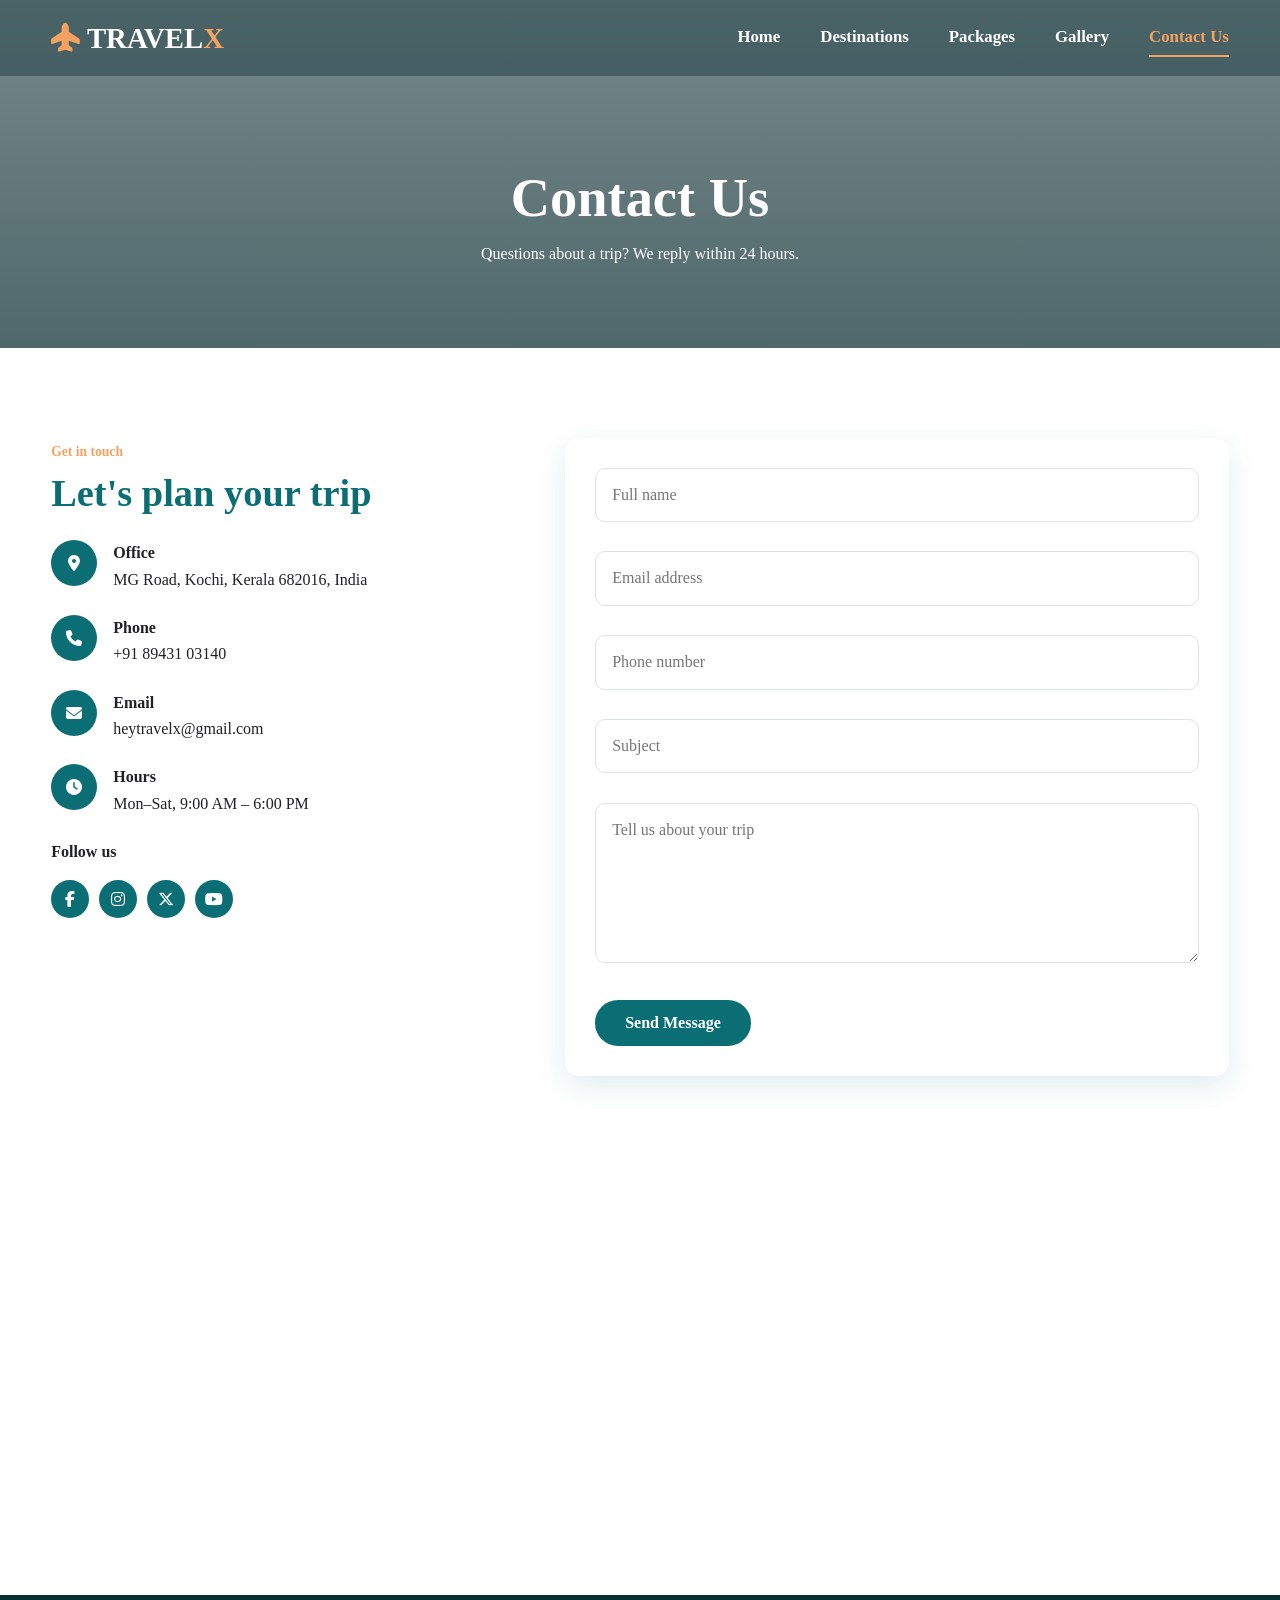
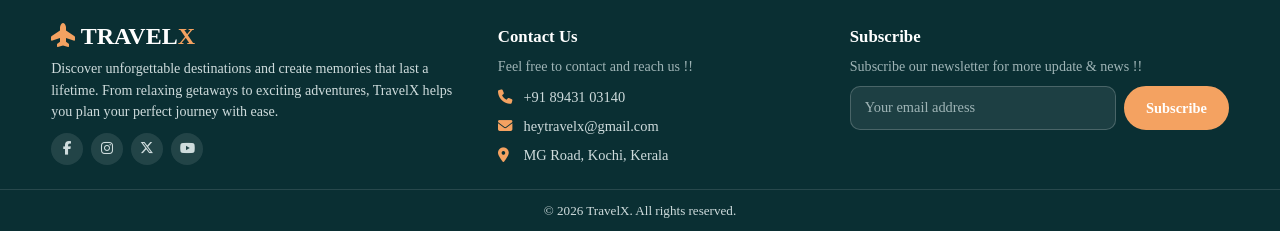
<file: contact.html>
<!DOCTYPE html>
<html lang="en">
<head>
<meta charset="UTF-8">
<meta name="viewport" content="width=device-width, initial-scale=1">
<title>Contact Us | TravelX</title>
<meta name="description" content="TravelX – handcrafted travel packages and destinations worldwide.">
<link rel="preconnect" href="https://fonts.googleapis.com">
<link href="https://fonts.googleapis.com/css2?family=Playfair+Display:wght@600;700&family=Poppins:wght@400;500;600&display=swap" rel="stylesheet">
<link rel="stylesheet" href="https://cdnjs.cloudflare.com/ajax/libs/font-awesome/6.5.1/css/all.min.css">
<link rel="stylesheet" href="assets/css/style.css">
</head>
<body>
<div id="site-header"></div>
<main>
<section class="banner" style="--img:url('https://images.unsplash.com/photo-1488646953014-85cb44e25828?auto=format&fit=crop&w=1600&q=70')"><div class="container"><h1>Contact Us</h1><p>Questions about a trip? We reply within 24 hours.</p></div></section>
<section class="section"><div class="container"><div class="cgrid">
 <div><div class="title" style="text-align:left;margin-bottom:24px"><span>Get in touch</span><h2>Let's plan your trip</h2></div>
 <ul class="info">
  <li><i class="ic fa-solid fa-location-dot"></i><div><b>Office</b><br>MG Road, Kochi, Kerala 682016, India</div></li>
  <li><i class="ic fa-solid fa-phone"></i><div><b>Phone</b><br><a href="tel:+918943103140">+91 89431 03140</a></div></li>
  <li><i class="ic fa-solid fa-envelope"></i><div><b>Email</b><br><a href="mailto:heytravelx@gmail.com">heytravelx@gmail.com</a></div></li>
  <li><i class="ic fa-solid fa-clock"></i><div><b>Hours</b><br>Mon–Sat, 9:00 AM – 6:00 PM</div></li></ul>
 <b>Follow us</b><div class="social" style="--x:0"><a href="https://facebook.com" target="_blank" rel="noopener" aria-label="facebook-f"><i class="fa-brands fa-facebook-f"></i></a><a href="https://www.instagram.com/shuh4ibb_" target="_blank" rel="noopener" aria-label="instagram"><i class="fa-brands fa-instagram"></i></a><a href="https://x.com" target="_blank" rel="noopener" aria-label="x-twitter"><i class="fa-brands fa-x-twitter"></i></a><a href="https://youtube.com" target="_blank" rel="noopener" aria-label="youtube"><i class="fa-brands fa-youtube"></i></a></div></div>
 <form id="contact-form" class="card" style="padding:30px" novalidate>
  <div class="fld"><input name="name" placeholder="Full name" aria-label="Full name"><span class="err"></span></div>
  <div class="fld"><input type="email" name="email" placeholder="Email address" aria-label="Email"><span class="err"></span></div>
  <div class="fld"><input type="tel" name="phone" placeholder="Phone number" aria-label="Phone"><span class="err"></span></div>
  <div class="fld"><input name="subject" placeholder="Subject" aria-label="Subject"><span class="err"></span></div>
  <div class="fld"><textarea name="message" rows="5" placeholder="Tell us about your trip" aria-label="Message"></textarea><span class="err"></span></div>
  <button class="btn pri" type="submit">Send Message</button><p class="ok" role="status"></p></form></div>
 <iframe class="map" title="TravelX office location" loading="lazy" src="https://www.google.com/maps?q=MG+Road,+Kochi,+Kerala&amp;output=embed"></iframe></div></section>
</main>
<div id="site-footer"></div>
<script src="assets/js/script.js"></script>
</body>
</html>
</file>
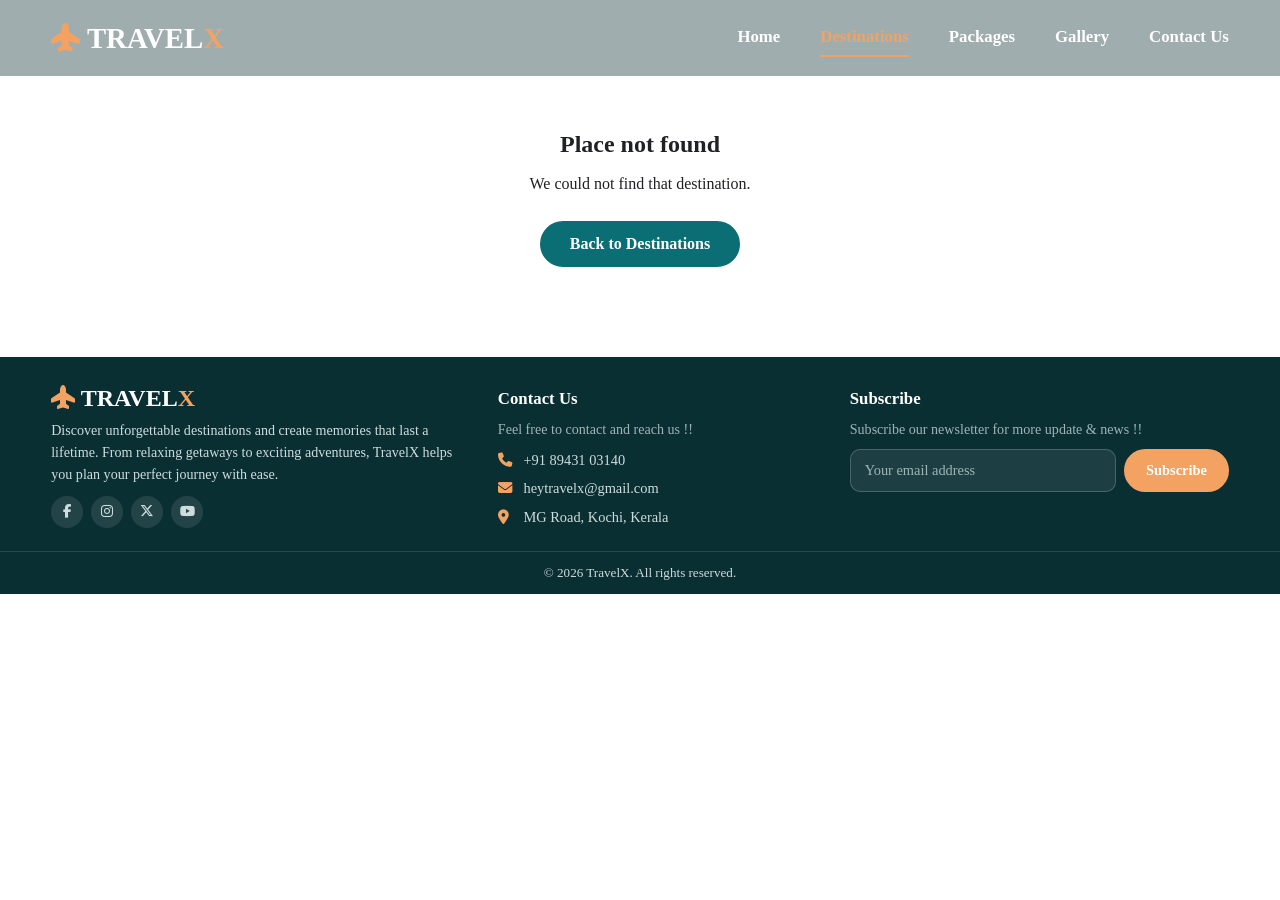
<file: location.html>
<!DOCTYPE html>
<html lang="en">
<head>
<meta charset="UTF-8">
<meta name="viewport" content="width=device-width, initial-scale=1">
<title>Destination | TravelX</title>
<meta name="description" content="TravelX – handcrafted travel packages and destinations worldwide.">
<link rel="icon" href="data:image/svg+xml,<svg xmlns=%22http://www.w3.org/2000/svg%22 viewBox=%220 0 100 100%22><text y=%22.9em%22 font-size=%2290%22>✈️</text></svg>">
<link rel="preconnect" href="https://fonts.googleapis.com">
<link rel="preconnect" href="https://fonts.gstatic.com" crossorigin>
<link href="https://fonts.googleapis.com/css2?family=Montserrat:wght@600;700;800&family=Poppins:wght@400;500;600&display=swap" rel="stylesheet">
<link rel="stylesheet" href="https://cdnjs.cloudflare.com/ajax/libs/font-awesome/6.5.1/css/all.min.css">
<link rel="stylesheet" href="assets/css/style.css">
</head>
<body>
<div id="site-header"></div>
<main id="loc-detail"></main>
<div id="site-footer"></div>
<script src="assets/js/script.js"></script>
</body>
</html>
</file>
<file: assets/css/style.css>
/* TravelX shared stylesheet (all pages) */
/* Font: Times New Roman everywhere (a system font, so nothing to download) */
:root{--p:#0B6E75;--pd:#0A4F54;--s:#F4A261;--bg:#fff;--t:#202124;--l:#F5F8FA;--r:14px;--sh:0 10px 30px rgba(11,110,117,.12)}
*{box-sizing:border-box;margin:0;padding:0}
html{scroll-behavior:smooth}
body{font-family:'Times New Roman',Times,serif;color:var(--t);background:var(--bg);line-height:1.65}
h1,h2,h3{font-family:'Times New Roman',Times,serif;font-weight:700;line-height:1.2}
img{max-width:100%;display:block}a{text-decoration:none;color:inherit}ul{list-style:none}
:focus-visible{outline:3px solid var(--s);outline-offset:2px}
.container{width:min(1180px,92%);margin:auto}
.section{padding:90px 0}.alt{background:var(--l)}.hide{display:none!important}
.title{text-align:center;max-width:620px;margin:0 auto 48px}
.title span{color:var(--s);font-weight:600;font-size:.85rem}
.title h2{font-size:2.4rem;color:var(--p);margin:6px 0 10px}
.center{text-align:center;margin-top:40px}

/* Buttons */
.btn{display:inline-block;padding:12px 28px;border-radius:50px;border:2px solid var(--s);background:var(--s);color:#fff;font:600 1rem 'Times New Roman',Times,serif;cursor:pointer;transition:.3s}
.btn:hover{transform:translateY(-3px);box-shadow:0 8px 20px rgba(244,162,97,.4)}
.btn.ghost{background:transparent;border-color:#fff}.btn.ghost:hover{background:#fff;color:var(--p)}
.btn.lg{padding:16px 40px;text-transform:uppercase}
.btn.pri{background:var(--p);border-color:var(--p)}.btn.pri:hover{box-shadow:0 8px 20px rgba(11,110,117,.35)}

/* Header: one formal row (logo left, menu right), sticky, solid dark teal.
   On pages that open with a big photo the navbar is only a light shade at the top and turns solid on scroll
   (see "Navbar" at the end of this file). */
#site-header{position:sticky;top:0;z-index:50}
.header{background:var(--pd);color:#fff;transition:background-color .35s ease,box-shadow .35s ease}
.header.solid{box-shadow:0 4px 18px rgba(0,0,0,.25)}
.nav{display:flex;justify-content:space-between;align-items:center;height:76px}
.logo{font:800 1.8rem 'Times New Roman',Times,serif;text-transform:uppercase;color:#fff}
.logo i,.logo span{color:var(--s)}
#menu{display:flex;gap:40px}
#menu a{color:#fff;font-weight:600;font-size:1.05rem;padding:4px 0;border-bottom:2px solid transparent;transition:.3s}
#menu a:hover,#menu a.active{color:var(--s);border-color:var(--s)}
.burger{display:none;position:relative;z-index:2;background:none;border:0;color:#fff;font-size:1.6rem;cursor:pointer}

/* Hero & banner */
.hero,.banner{color:#fff;text-align:center;background:linear-gradient(rgba(5,40,45,.55),rgba(5,40,45,.7)),var(--img) center/cover}
.hero{min-height:calc(100vh - 76px);min-height:calc(100svh - 76px);display:flex;align-items:center;padding:70px 0;position:relative;overflow:hidden;background:var(--img) center/cover} /* --img = fallback photo */
.hero-video{position:absolute;inset:0;z-index:0;width:100%;height:100%;object-fit:cover;pointer-events:none;transform:translateZ(0);opacity:0;transition:opacity 1.5s ease}
.hero-video.ready{opacity:1}
.hero::before{content:"";position:absolute;inset:0;z-index:1;pointer-events:none;background:linear-gradient(rgba(5,40,45,.5),rgba(5,40,45,.7))} /* dark overlay */
.hero .container{position:relative;z-index:2}
/* Smooth fade + slide-up: heading lines on load (and again on hover), then text and buttons.
   Buttons use "backwards" (not "both") so the end state doesn't block their hover lift. */
@keyframes rise{from{opacity:0;transform:translateY(32px)}to{opacity:1;transform:none}}
.hero-title{display:inline-block;cursor:default}
.hero-title .line{display:block;animation:rise .9s cubic-bezier(.22,1,.36,1) both}
.hero-title .line:nth-child(2){animation-delay:.15s}
.hero p,.hero .btn{animation:rise .9s cubic-bezier(.22,1,.36,1) .5s backwards}
.hero h1{font-size:clamp(2.4rem,6.5vw,5.2rem);font-weight:800;text-transform:uppercase}
.hero p{max-width:700px;margin:18px auto 32px;font-size:1.1rem}
.hero .btn+.btn{margin-left:12px}
.banner{padding:90px 0 80px}.banner h1{font-size:clamp(2.2rem,5vw,3.4rem)}.banner p{max-width:560px;margin:10px auto 0}

/* Forms */
input,select,textarea{width:100%;padding:13px 16px;border:1.5px solid #dde3e8;border-radius:10px;font:inherit;background:#fff}
input:focus,select:focus,textarea:focus{outline:0;border-color:var(--p)}
.toolbar{max-width:480px;margin:0 auto 24px} /* old destination search box: delete if no page uses it */

/* Enquiry + services: sized with vh so the whole block fits one screen under the header */
.enquiry{min-height:calc(100vh - 76px);min-height:calc(100svh - 76px);display:flex;align-items:center;padding:3vh 0;background:var(--l);scroll-margin-top:76px}
.enq-form{display:grid;grid-template-columns:repeat(4,1fr) auto;gap:12px;align-items:end;background:#fff;padding:16px 20px;border-radius:var(--r);box-shadow:var(--sh);margin-bottom:clamp(16px,4vh,34px)}
.enq-form>div{min-width:0}
.enq-form label{display:block;margin-bottom:4px;font-size:.8rem;font-weight:600;color:var(--p)}
.enq-form input{padding:10px 14px;font-size:.92rem}.enq-form .btn{padding:10px 26px}
.req{color:#c62828}
.enq-msg{grid-column:1/-1;min-height:1.1em;color:#c62828;font-size:.82rem}
.enquiry .title{max-width:820px;margin-bottom:clamp(14px,3.5vh,28px)}
.enquiry .title span{font-size:clamp(.9rem,2vh,1.1rem);font-weight:700}
.enquiry .title h2{font-size:clamp(1.7rem,5vh,2.7rem);font-weight:800;margin:4px 0 0}
/* Four service cards in ONE row on desktop (selectors prefixed so they beat the .card rules below) */
.enquiry .services{grid-template-columns:repeat(4,1fr);gap:20px}
.enquiry .services .img{height:clamp(110px,22vh,230px)}
.enquiry .services .body{padding:18px 14px;text-align:center}
.enquiry .services h3{font-size:1.2rem}.enquiry .services p{font-size:.95rem}.enquiry .services h3 i{color:var(--s);margin-right:6px}

/* Inquiry confirmation popup */
.modal{position:fixed;inset:0;z-index:120;display:none;align-items:center;justify-content:center;padding:20px;background:rgba(5,40,45,.72)}
.modal.open{display:flex}
.modal-box{width:100%;max-width:480px;max-height:92vh;overflow:auto;background:#fff;border-radius:18px;padding:36px 30px;text-align:center;box-shadow:0 25px 60px rgba(0,0,0,.35);animation:pop .4s cubic-bezier(.22,1,.36,1)}
@keyframes pop{from{opacity:0;transform:translateY(24px) scale(.96)}to{opacity:1;transform:none}}
.modal-ic{width:68px;height:68px;margin:0 auto 16px;border-radius:50%;background:var(--p);color:#fff;display:grid;place-items:center;font-size:1.8rem}
.modal-box h2{font-size:1.45rem;color:var(--p);margin-bottom:10px}.modal-box>p{color:#4b5563;margin-bottom:20px}
.modal-sum{margin-bottom:24px;padding:4px 18px;background:var(--l);border-radius:12px;text-align:left}
.modal-sum li{display:flex;justify-content:space-between;gap:14px;padding:10px 0;border-bottom:1px solid #e3eaee}
.modal-sum li:last-child{border:0}.modal-sum span{color:#5f6b76}.modal-sum b{text-align:right;word-break:break-word}

/* Cards */
.grid{display:grid;grid-template-columns:repeat(auto-fill,minmax(300px,1fr));gap:28px}
.reveal{opacity:0;transform:translateY(30px);transition:opacity .8s,transform .8s}
.reveal.in{opacity:1;transform:none;transition:opacity .8s,transform .3s}
.card{background:#fff;border-radius:var(--r);overflow:hidden;box-shadow:var(--sh)}
.card.reveal.in:hover{transform:translateY(-8px)}
.card .img{position:relative;overflow:hidden;height:230px;background:linear-gradient(135deg,var(--p),var(--s))}
.card img{width:100%;height:100%;object-fit:cover;transition:transform .6s}.card:hover img{transform:scale(1.1)}
.badge{position:absolute;top:14px;left:14px;background:var(--s);color:#fff;padding:3px 14px;border-radius:50px;font-size:.78rem;font-weight:600;text-transform:capitalize}
.card .body{padding:22px}.card h3{font-size:1.35rem;color:var(--p)}
.loc{color:#5f6b76;font-size:.88rem;margin:4px 0 10px}.loc i{color:var(--s)}
.meta{display:flex;justify-content:space-between;align-items:center;margin-top:16px;padding-top:14px;border-top:1px solid #eee}
.price{font-size:1.3rem;font-weight:700;color:var(--p)}.price small{font-size:.75rem;color:#5f6b76;font-weight:400}
.feats{display:flex;flex-wrap:wrap;gap:8px;margin-top:12px} /* old package chips: delete the two .feats lines if no page uses them */
.feats li{background:var(--l);padding:2px 12px;border-radius:50px;font-size:.78rem}.feats i{color:var(--p);margin-right:4px}
.empty{grid-column:1/-1;text-align:center;color:#5f6b76}

/* Popular destinations (home): bigger matching headings, smaller subtext, 4x2 image cards */
#popular .title{max-width:760px}
#popular .title span,#popular .title h2{display:block;font:800 clamp(2rem,4.5vw,3rem)/1.15 'Times New Roman',Times,serif}
#popular .title span{color:var(--s)}
#popular .title h2{color:var(--p);margin:0 0 12px}
#popular .title p{font-size:.95rem;color:#5f6b76}
.loc-grid{display:grid;grid-template-columns:repeat(4,1fr);gap:22px}
.lc{position:relative;display:block;aspect-ratio:3/4;border-radius:var(--r);overflow:hidden;background:linear-gradient(135deg,var(--p),var(--s));box-shadow:var(--sh)}
.lc img{width:100%;height:100%;object-fit:cover;transition:transform .6s}
.lc:hover img{transform:scale(1.1)}
.lc.reveal.in:hover{transform:translateY(-8px)}
.lc span{position:absolute;left:0;right:0;bottom:0;padding:46px 16px 16px;color:#fff;background:linear-gradient(transparent,rgba(5,40,45,.88))}
.lc b{display:block;font:700 1.15rem 'Times New Roman',Times,serif}
.lc small{display:block;font:500 .85rem 'Times New Roman',Times,serif;color:var(--s)}

#more-wrap{scroll-margin-top:76px}
#more-wrap .lc{aspect-ratio:4/3}
@media(min-width:1001px){
 /* Popular destinations fits one screen: heading + 2 rows of 4 cards + button */
 #popular{min-height:calc(100vh - 76px);min-height:calc(100svh - 76px);display:flex;align-items:center;padding:3vh 0}
 #popular .title{margin-bottom:clamp(14px,3vh,30px)}
 #popular .title span,#popular .title h2{font-size:clamp(1.7rem,5vh,2.8rem)}
 #popular .title p{font-size:clamp(.8rem,1.9vh,.95rem)}
 #popular .lc{aspect-ratio:auto;height:clamp(130px,26vh,270px)}
 #popular .lc span{padding:clamp(24px,5vh,46px) 16px clamp(8px,1.8vh,16px)}
 #popular .center{margin-top:clamp(14px,3vh,30px)}
}

/* Packages: shared by the home page (#featured) and the Packages page (#pk-top).
   Row layout: photo | details | rating + price + Book Now */
.pk-sec .title{max-width:760px}
.pk-sec .title span,.pk-sec .title h1,.pk-sec .title h2{display:block;font:800 clamp(2rem,4.5vw,3rem)/1.15 'Times New Roman',Times,serif}
.pk-sec .title span{color:var(--s)}
.pk-sec .title h1,.pk-sec .title h2{color:var(--p);margin:0 0 12px}
.pk-sec .title p{font-size:.95rem;color:#5f6b76}
#pk-top,#pk-more,#featured,#home-pk-more{scroll-margin-top:76px}

.pk-grid{display:flex;flex-direction:column;gap:20px}
.pk{display:grid;grid-template-columns:300px 1fr 230px;background:#fff;border-radius:var(--r);overflow:hidden;box-shadow:var(--sh)}
.pk.reveal.in:hover{transform:translateY(-6px)}
.pk .img{position:relative;overflow:hidden;min-height:190px;background:linear-gradient(135deg,var(--p),var(--s))}
.pk .img img{position:absolute;inset:0;width:100%;height:100%;object-fit:cover;transition:transform .6s}
.pk:hover .img img{transform:scale(1.08)}
.pk .info{padding:22px 28px;display:flex;flex-direction:column;justify-content:center;min-width:0}
.pk h3{font-size:1.35rem;color:var(--p)}
.pk .desc{margin:8px 0 14px;font-size:.92rem;color:#4b5563;display:-webkit-box;-webkit-line-clamp:2;-webkit-box-orient:vertical;overflow:hidden}
.pm{display:flex;flex-wrap:wrap;gap:8px 20px;font-size:.88rem;color:#5f6b76}
.pm i{color:var(--s);margin-right:6px}
.pk .buy{padding:22px;border-left:1px solid #eee;display:flex;flex-direction:column;align-items:center;justify-content:center;text-align:center;gap:6px;background:var(--l)}
.rate{font-size:.82rem;color:#5f6b76}
.rate .stars{font-size:.8rem;margin-right:4px}
.pk .price{font-size:1.6rem;line-height:1.2;white-space:nowrap}
.pk .price small{font-size:.78rem}
.pk .btn{padding:9px 28px;font-size:.95rem;margin-top:6px}
#home-pk-more,#pk-more{padding-top:60px}

/* Desktop: heading + 3 rows + button fit one screen under the header */
@media(min-width:1001px){
 .pk-sec{min-height:calc(100vh - 76px);min-height:calc(100svh - 76px);display:flex;align-items:center;padding:3vh 0}
 .pk-sec .title{margin-bottom:clamp(14px,3vh,30px)}
 .pk-sec .title span,.pk-sec .title h1,.pk-sec .title h2{font-size:clamp(1.7rem,5vh,2.8rem)}
 .pk-sec .title h1,.pk-sec .title h2{margin-bottom:8px}
 .pk-sec .title p{font-size:clamp(.8rem,1.9vh,.95rem)}
 .pk-sec .pk-grid{gap:clamp(10px,2vh,20px)}
 .pk-sec .pk .img{min-height:clamp(100px,17vh,175px)}
 .pk-sec .pk .info{padding:clamp(10px,1.8vh,22px) 28px}
 .pk-sec .pk .desc{margin:4px 0 clamp(6px,1.4vh,14px)}
 .pk-sec .pk .buy{padding:clamp(10px,1.8vh,22px)}
 .pk-sec .pk .price{font-size:clamp(1.2rem,3vh,1.6rem)}
 .pk-sec .center{margin-top:clamp(14px,3vh,30px)}
}
/* Tablet: photo + details side by side, price bar underneath */
@media(max-width:1000px){
 .pk{grid-template-columns:240px 1fr}
 .pk .buy{grid-column:1/-1;flex-direction:row;justify-content:space-between;border-left:0;border-top:1px solid #eee;padding:14px 22px;flex-wrap:wrap}
 .pk .btn{margin-top:0}
}
/* Phone: stacked */
@media(max-width:600px){
 .pk{grid-template-columns:1fr}
 .pk .img{min-height:0;height:190px}
 .pk .info{padding:18px}
}

/* Location detail page */
.d-hero{background-color:var(--pd);min-height:62vh;display:flex;align-items:center}
.d-hero .back{display:inline-block;margin-bottom:12px;font-weight:600;color:var(--s)}.d-hero .back:hover{text-decoration:underline}
.d-hero h1{font-size:clamp(2.6rem,7vw,5rem);font-weight:800;text-transform:uppercase}
.d-sub{color:var(--s);font-weight:600;letter-spacing:.08em;text-transform:uppercase;margin:6px 0 0}
.d-tag{max-width:680px;margin:16px auto 30px;font-size:1.1rem}
.d-hero .btn+.btn{margin-left:12px}
.eyebrow{color:var(--s);font-weight:600;font-size:.85rem}
.split h3{color:var(--p)}
.about{max-width:820px;margin:0 auto;text-align:center}.about h2{color:var(--p);font-size:2.2rem;margin:6px 0 14px}.about p{margin-bottom:14px;font-size:1.05rem;text-align:left}
#places{scroll-margin-top:76px}
.pl-grid{grid-template-columns:repeat(auto-fit,minmax(250px,1fr))}
.pl{position:relative;background:#fff;border-radius:var(--r);padding:34px 24px 26px;box-shadow:var(--sh);border-top:5px solid var(--s);overflow:hidden}
.pl.reveal.in:hover{transform:translateY(-8px)}
.pl h3{color:var(--p);font-size:1.25rem;margin-bottom:8px;position:relative}
.pl p{color:#4b5563;font-size:.95rem;position:relative}
.d-stats{background:linear-gradient(135deg,var(--pd),var(--p));color:#fff;padding:90px 0}
.d-stats .title h2{color:#fff}.d-stats .center{margin-top:34px}
.stat-row{display:grid;grid-template-columns:repeat(2,1fr);gap:22px;max-width:760px;margin:0 auto}
.stat{background:rgba(255,255,255,.1);border:1px solid rgba(255,255,255,.22);border-radius:var(--r);padding:32px 20px;text-align:center}
.stat i{font-size:2rem;color:var(--s)}
.stat small{display:block;margin:8px 0 4px;opacity:.85}
.stat b{display:block;font:800 1.7rem 'Times New Roman',Times,serif}
#related .lc{aspect-ratio:4/3}
@media(max-width:700px){.stat-row{grid-template-columns:1fr}.d-hero .btn+.btn{margin:12px 0 0}.d-stats{padding:60px 0}}

/* Filters */
.filters{display:flex;flex-wrap:wrap;gap:10px;justify-content:center;margin-bottom:34px}
.filters button{padding:9px 22px;border-radius:50px;border:1.5px solid var(--p);background:#fff;color:var(--p);cursor:pointer;font:inherit;transition:.3s}
.filters button.on,.filters button:hover{background:var(--p);color:#fff}

/* Info boxes, testimonials, split, stats, team */
.cols{display:grid;grid-template-columns:repeat(auto-fit,minmax(240px,1fr));gap:26px}
.box{background:#fff;padding:32px 26px;border-radius:var(--r);box-shadow:var(--sh);text-align:center}
.box>i{font-size:2rem;color:var(--s);margin-bottom:14px}.box h3{color:var(--p);font-size:1.2rem;margin-bottom:8px}
.quote{text-align:left}.stars{color:var(--s)}.quote p{font-style:italic;margin:12px 0}
.who{display:flex;gap:12px;align-items:center}.who img{width:50px;height:50px;border-radius:50%;object-fit:cover}.who small{color:#5f6b76}
.split{display:grid;grid-template-columns:1fr 1fr;gap:50px;align-items:center}
.split>img{border-radius:var(--r);box-shadow:var(--sh)}.split h2{color:var(--p);font-size:2.2rem;margin-bottom:14px}.split p{margin-bottom:12px}
.stats{background:var(--p);color:#fff;text-align:center;padding:60px 0}
.stats b{display:block;font:700 2.8rem 'Times New Roman',Times,serif;color:var(--s)}
.team .img{height:290px}.team .body{text-align:center}.team small{color:#5f6b76}

/* Gallery & lightbox */
.gal{columns:3 260px;column-gap:16px}
.gal figure{position:relative;margin-bottom:16px;border-radius:12px;overflow:hidden;cursor:pointer;break-inside:avoid;background:linear-gradient(135deg,var(--p),var(--s));min-height:120px}
.gal img{width:100%;transition:transform .5s}.gal figure:hover img{transform:scale(1.08)}
.gal figcaption{position:absolute;inset:0;display:flex;align-items:flex-end;padding:18px;color:#fff;font-weight:600;background:linear-gradient(transparent 50%,rgba(11,110,117,.88));opacity:0;transition:.4s}
.gal figure:hover figcaption{opacity:1}
.lb{position:fixed;inset:0;background:rgba(0,0,0,.93);z-index:100;display:none;align-items:center;justify-content:center}
.lb.open{display:flex}.lb img{max-width:88vw;max-height:80vh;border-radius:8px}
.lb button{position:absolute;width:48px;height:48px;border:0;border-radius:50%;background:rgba(255,255,255,.18);color:#fff;font-size:1.2rem;cursor:pointer}
.lb button:hover{background:var(--s)}.lb .x{top:24px;right:24px}.lb .pv{left:20px}.lb .nx{right:20px}
.lb p{position:absolute;bottom:22px;color:#fff}

/* Newsletter */
.news{background:var(--p);color:#fff;text-align:center;padding:80px 0}.news h2{font-size:2.2rem}
.news form{display:flex;gap:10px;max-width:520px;margin:22px auto 0}.news p.msg{margin-top:12px;min-height:1.6em;color:var(--s)}

/* Contact */
.cgrid{display:grid;grid-template-columns:1fr 1.4fr;gap:40px}
.info li{display:flex;gap:16px;margin-bottom:22px}
.info i.ic{width:46px;height:46px;border-radius:50%;background:var(--p);color:#fff;display:grid;place-items:center;flex:none}
.fld{margin-bottom:14px}.err{display:block;color:#c62828;font-size:.8rem;min-height:1.2em}
.fld.bad input,.fld.bad textarea{border-color:#c62828}
.ok{display:none;background:#e6f6ee;color:#146c43;padding:14px;border-radius:10px;margin-top:12px}
.map{width:100%;height:380px;border:0;border-radius:var(--r);margin-top:40px}

/* Services: 4 columns on desktop, 2 x 2 cards on tablet and phone (photos stay visible) */
@media(max-width:860px){
 .enquiry .services{grid-template-columns:repeat(2,1fr);gap:14px}
 .enquiry .services .img{display:block;height:clamp(90px,22vw,150px)}
 .enquiry .services .body{padding:14px 10px}
 .enquiry .services h3{font-size:1.05rem}
 .enquiry .services p{font-size:.88rem}
}
@media(max-width:520px){
 .enquiry{padding:28px 0}
 .enquiry .services{gap:10px}
 .enquiry .services .img{height:100px}
 .enquiry .services .body{padding:12px 8px}
 .enquiry .services h3{font-size:.95rem}
 .enquiry .services h3 i{display:inline;margin:0 6px 0 0;font-size:inherit}
 .enquiry .services p{font-size:.8rem}
}

/* Footer */
.footer{background:#0a2f33;color:#cfdcdd;padding:70px 0 0}
.fgrid{display:grid;grid-template-columns:2fr 1fr 1fr 1.4fr;gap:36px}
.footer h4{color:#fff;margin-bottom:16px}.footer li{margin-bottom:8px}.footer a:hover{color:var(--s)}
.footer .logo{display:inline-block;margin-bottom:12px}
.social{display:flex;gap:10px;margin-top:14px}
.main .social a,.social a{width:38px;height:38px;border-radius:50%;background:rgba(255,255,255,.1);display:grid;place-items:center}
.social a:hover{background:var(--s);color:#fff}
.copy{border-top:1px solid rgba(255,255,255,.12);margin-top:40px;padding:18px 0;text-align:center;font-size:.88rem}
.top{position:fixed;right:24px;bottom:24px;width:46px;height:46px;border:0;border-radius:50%;background:var(--s);color:#fff;cursor:pointer;opacity:0;pointer-events:none;transition:.3s;z-index:40}
.top.show{opacity:1;pointer-events:auto}

/* Responsive */
@media(max-width:860px){
 .burger{display:block}
 /* closed menu is also visibility:hidden so its links can't be reached with the keyboard */
 #menu{position:fixed;top:0;right:-100%;width:260px;height:100vh;height:100dvh;background:var(--pd);flex-direction:column;gap:20px;padding:90px 30px;transition:right .4s,visibility .4s;visibility:hidden}
 #menu.open{right:0;visibility:visible}
 .split,.cgrid{grid-template-columns:1fr}.fgrid{grid-template-columns:1fr 1fr}
 .section{padding:60px 0}.banner{padding:70px 0 60px}
}
@media(max-width:1000px){
 .enq-form{grid-template-columns:1fr 1fr}.enq-form .btn{grid-column:1/-1}
 .loc-grid{grid-template-columns:repeat(2,1fr);gap:14px}
}
@media(max-width:520px){
 .fgrid{grid-template-columns:1fr}.news form{flex-direction:column}.hero .btn+.btn{margin:12px 0 0}
 .enq-form{grid-template-columns:1fr}
 .lc span{padding:34px 10px 12px}.lc b{font-size:.95rem}.lc small{font-size:.75rem}
}
@media(prefers-reduced-motion:reduce){.hero-video{display:none}*{transition:none!important;animation:none!important;scroll-behavior:auto!important}.reveal{opacity:1;transform:none}}
main .social a{background:var(--p);color:#fff}

/* ===== Packages upgrade ===== */
/* Exact ₹ rendering: fonts with a real rupee glyph first */
.price{font-family:'Times New Roman',Times,'Noto Serif','Segoe UI',serif}

/* Packages: keep heading + 3 cards + button in one window on short screens */
@media(min-width:1001px) and (max-height:760px){
 .pk-sec .title p{display:none}
 .pk-sec .pk .desc{-webkit-line-clamp:1}
 .pk-sec .pk .img{min-height:clamp(90px,15vh,150px)}
 .pk-sec .pk h3{font-size:1.15rem}
}
/* ===== Unified section headings + home gallery (5-image mosaic) ===== */
.enquiry .title,#popular .title,#home-gallery .title{max-width:760px}
.enquiry .title span,.enquiry .title h2,
#home-gallery .title span,#home-gallery .title h2{display:block;font:800 clamp(2rem,4.5vw,3rem)/1.15 'Times New Roman',Times,serif}
.enquiry .title span,#home-gallery .title span{color:var(--s)}
.enquiry .title h2,#home-gallery .title h2{color:var(--p);margin:0 0 12px}
#home-gallery .title p{font-size:.95rem;color:#5f6b76}

/* Gallery 2-1-2: two photos on the left, one tall photo in the middle, two on the right */
#home-gallery{scroll-margin-top:76px}
.gal5{display:grid;grid-template-columns:1fr 1.4fr 1fr;grid-template-rows:1fr 1fr;gap:14px;height:clamp(260px,52vh,520px)}
.gal5 figure{margin:0;position:relative;overflow:hidden;border-radius:var(--r);box-shadow:var(--sh);background:linear-gradient(135deg,var(--p),var(--s));cursor:default}
.gal5 figure:nth-child(1){grid-area:1/1}
.gal5 figure:nth-child(2){grid-area:2/1}
.gal5 figure:nth-child(3){grid-area:1/2/3/3}
.gal5 figure:nth-child(4){grid-area:1/3}
.gal5 figure:nth-child(5){grid-area:2/3}
.gal5 img{width:100%;height:100%;object-fit:cover}

@media(min-width:1001px){
 /* Services block and Gallery each fit one screen under the header */
 .enquiry .title span,.enquiry .title h2,
 #home-gallery .title span,#home-gallery .title h2{font-size:clamp(1.7rem,5vh,2.8rem)}
 .enquiry .title h2,#home-gallery .title h2{margin-bottom:8px}
 .enquiry .services .img{height:clamp(90px,18vh,200px)}
 #home-gallery{min-height:calc(100vh - 76px);min-height:calc(100svh - 76px);display:flex;align-items:center;padding:3vh 0}
 #home-gallery .container{width:min(1180px,92%)}
 #home-gallery .title{margin-bottom:clamp(14px,3vh,30px)}
 #home-gallery .title p{font-size:clamp(.8rem,1.9vh,.95rem)}
}
@media(min-width:1001px) and (max-height:760px){
 #home-gallery .title p{display:none}
 .gal5{height:clamp(220px,50vh,420px)}
}
/* Tablet / phone: tall photo on top, four below in 2 columns */
@media(max-width:1000px){
 .gal5{grid-template-columns:1fr 1fr;grid-template-rows:28vh 18vh 18vh;height:auto}
 .gal5 figure:nth-child(3){grid-area:1/1/2/3}
 .gal5 figure:nth-child(1){grid-area:2/1}
 .gal5 figure:nth-child(2){grid-area:2/2}
 .gal5 figure:nth-child(4){grid-area:3/1}
 .gal5 figure:nth-child(5){grid-area:3/2}
}

/* ===== Home Contact Us section ===== */
#popular,#contact,#home{scroll-margin-top:76px}
#contact .title{max-width:760px}
#contact .title span,#contact .title h2{display:block;font:800 clamp(2rem,4.5vw,3rem)/1.15 'Times New Roman',Times,serif}
#contact .title span{color:var(--s)}
#contact .title h2{color:var(--p);margin:0 0 12px}
#contact .title p{font-size:.95rem;color:#5f6b76}
.info a:hover{color:var(--p)}

/* ===== Contact (form left, CTA right) + compact footer with newsletter ===== */
:root{--fh:230px} /* approx footer height; used to fit contact + footer in one screen */

/* Compact contact form */
#contact{padding:40px 0}
#contact .title{margin-bottom:22px}
#contact .title p{margin:0}
#contact #contact-form{display:grid;grid-template-columns:1fr 1fr;gap:0 12px;align-content:center;background:#fff;padding:20px 22px;border-radius:var(--r);box-shadow:var(--sh)}
#contact #contact-form .fld{margin-bottom:6px}
#contact #contact-form .fld.wide,#contact #contact-form .ok{grid-column:1/-1}
#contact #contact-form input,#contact #contact-form textarea{padding:9px 13px;font-size:.9rem}
#contact #contact-form textarea{resize:none}
#contact #contact-form .err{font-size:.72rem;min-height:1.1em}
#contact #contact-form .btn{justify-self:start;padding:10px 28px;font-size:.95rem}
#contact #contact-form .ok{margin-top:10px;padding:10px 14px;font-size:.88rem}

/* Call to action */
.cta{display:flex;flex-direction:column;justify-content:center;align-items:flex-start;gap:12px;padding:30px 32px;border-radius:var(--r);color:#fff;box-shadow:var(--sh);
 background:linear-gradient(rgba(5,40,45,.72),rgba(5,40,45,.86)),var(--img) center/cover,var(--pd)}
.cta .eyebrow{font-size:.9rem;font-weight:700;text-transform:uppercase;letter-spacing:.08em}
.cta h2{font-size:clamp(1.6rem,3vw,2.3rem);font-weight:800;color:#fff}
.cta p{font-size:.95rem;opacity:.92}
.cta .btn{margin-top:4px;padding:10px 28px}

@media(min-width:861px){#contact .cgrid{grid-template-columns:1fr 1fr;gap:24px;align-items:stretch}}
@media(min-width:1001px){
 /* contact section + footer = one screen under the header */
 #contact{min-height:calc(100vh - 76px - var(--fh));min-height:calc(100svh - 76px - var(--fh));display:flex;align-items:center;padding:3vh 0}
 #contact .title{margin-bottom:clamp(12px,2.5vh,24px)}
 #contact .title span,#contact .title h2{font-size:clamp(1.5rem,4.2vh,2.4rem)}
 #contact .title h2{margin-bottom:6px}
}
@media(min-width:1001px) and (max-height:760px){#contact .title p{display:none}}
@media(max-width:520px){#contact #contact-form{grid-template-columns:1fr}.cta{padding:24px 20px}}

/* Footer: about | contact | subscribe */
.footer{padding:28px 0 0}
.fgrid3{display:grid;grid-template-columns:1.3fr 1fr 1.2fr;gap:36px}
.footer .logo{font-size:1.5rem;margin-bottom:8px}
.footer p{font-size:.88rem;line-height:1.55}
.footer h4{margin-bottom:6px;font-size:1.05rem}
.footer .f-note{margin-bottom:8px;color:#9fb4b6}
.footer li{margin-bottom:5px;font-size:.9rem}
.footer li i{color:var(--s);margin-right:8px;width:14px}
.footer .social{margin-top:10px;gap:8px}
.footer .social a{width:32px;height:32px;font-size:.85rem}
.f-news{display:flex;gap:8px}
.f-news input{background:rgba(255,255,255,.08);border-color:rgba(255,255,255,.2);color:#fff;padding:9px 14px;font-size:.9rem}
.f-news input::placeholder{color:#9fb4b6}
.f-news .btn{padding:9px 20px;font-size:.9rem;white-space:nowrap}
.footer .msg{min-height:1.2em;margin-top:6px;color:var(--s);font-size:.82rem}
.footer .copy{margin-top:16px;padding:10px 0;font-size:.82rem}
@media(max-width:860px){.fgrid3{grid-template-columns:1fr 1fr}.fgrid3>div:first-child{grid-column:1/-1}}
@media(max-width:520px){.fgrid3{grid-template-columns:1fr}.f-news{flex-direction:column}}

/* ===== Navbar: light shade at the top, solid colour after scrolling ===== */
/* script.js adds the class "nav-over" to <body> on pages that open with a big photo
   (Home, About, Contact, Gallery, destination details). Destinations and Packages keep the solid navbar. */
.nav-over #site-header{position:fixed;top:0;left:0;right:0}
.nav-over .header{background:rgba(5,40,45,.38)}   /* just a shade */
.nav-over .header.solid{background:var(--pd)}      /* solid colour once you scroll */
/* the photo now starts at the very top, behind the navbar, so add the navbar height back as padding */
.nav-over .hero{min-height:100vh;min-height:100svh;padding-top:calc(70px + 76px)}
.nav-over .banner{padding-top:calc(90px + 76px)}
@media(max-width:860px){.nav-over .banner{padding-top:calc(70px + 76px)}}

/* Dim layer behind the open mobile menu (tap it to close the menu) */
.menu-backdrop{position:fixed;inset:0;z-index:45;background:rgba(5,40,45,.55);opacity:0;visibility:hidden;transition:opacity .3s,visibility .3s}
.menu-backdrop.show{opacity:1;visibility:visible}
@media(min-width:861px){.menu-backdrop{display:none}}

/* Services heading on small phones (placed last so it beats the unified heading rule above) */
@media(max-width:520px){.enquiry .title span,.enquiry .title h2{font-size:1.6rem}}
</file>
